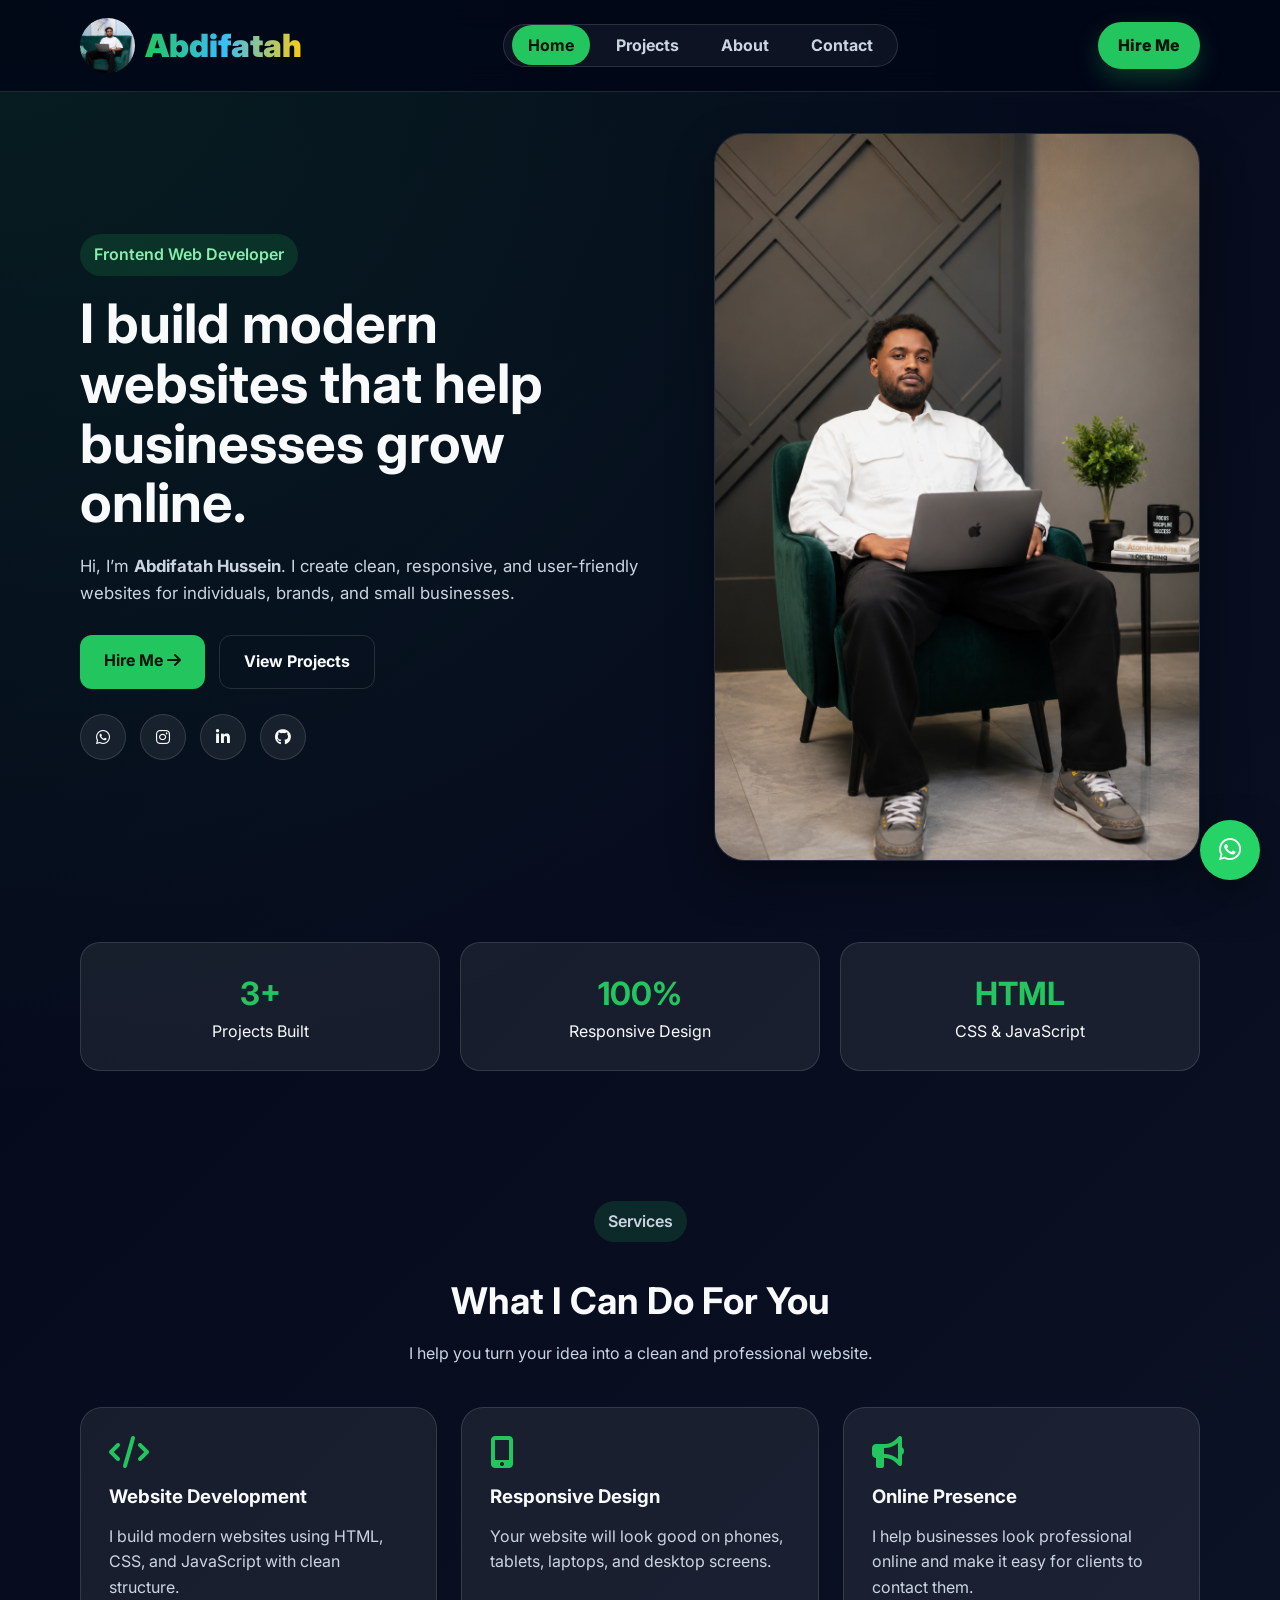
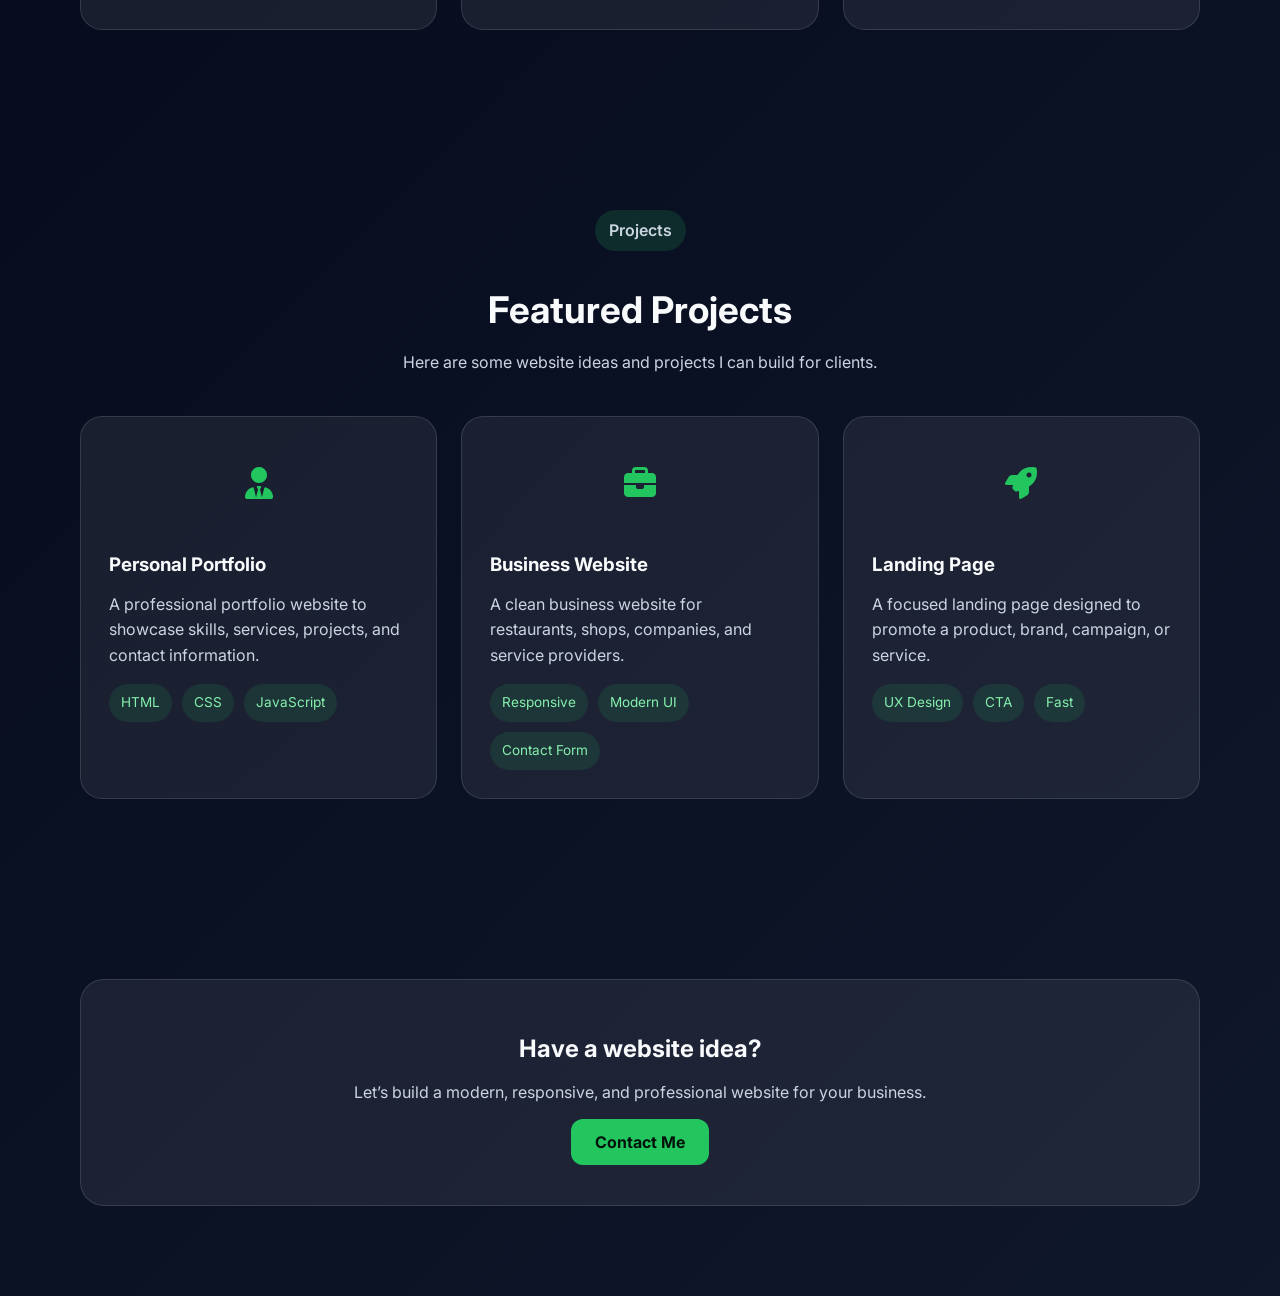
<file: index.html>
<!DOCTYPE html>
<html lang="en">
<head>
  <meta charset="UTF-8" />
  <meta name="viewport" content="width=device-width, initial-scale=1.0" />
  <title>Abdifatah Hussein | Frontend Web Developer</title>

  <link rel="preconnect" href="https://fonts.googleapis.com" />
  <link rel="preconnect" href="https://fonts.gstatic.com" crossorigin />
  <link href="https://fonts.googleapis.com/css2?family=Inter:wght@400;500;600;700;800;900&display=swap" rel="stylesheet" />

  <link rel="stylesheet" href="https://cdnjs.cloudflare.com/ajax/libs/font-awesome/6.5.2/css/all.min.css" />
  <link rel="stylesheet" href="style.css" />
</head>

<body>
  <header class="header">
    <div class="container navbar">
     <a href="index.html" class="logo">
    <img src="images/logo.jpeg" alt="Logo">
    <span class="logo-span">Abdifatah</span>
</a>

      <nav>
        <ul class="nav-links">
          <li><a href="index.html" class="active">Home</a></li>
          <li><a href="#projects">Projects</a></li>
          <li><a href="about.html">About</a></li>
          <li><a href="contact.html">Contact</a></li>
        </ul>
      </nav>

      <a href="contact.html" class="nav-btn">Hire Me</a>
    </div>
  </header>

  <main>
    <section class="hero">
      <div class="container hero-content">
        <div class="hero-text">
          <p class="tag">Frontend Web Developer</p>

          <h1>
            I build modern websites that help businesses grow online.
          </h1>

          <p class="hero-description">
            Hi, I’m <strong>Abdifatah Hussein</strong>. I create clean, responsive,
            and user-friendly websites for individuals, brands, and small businesses.
          </p>

          <div class="hero-buttons">
            <a href="contact.html" class="btn btn-primary">
              Hire Me <i class="fas fa-arrow-right"></i>
            </a>
            <a href="#projects" class="btn btn-secondary">
              View Projects
            </a>
          </div>

          <div class="social-icons">
            <a href="https://wa.me/254722778695" target="_blank" aria-label="WhatsApp">
              <i class="fab fa-whatsapp"></i>
            </a>
            <a href="https://www.instagram.com" target="_blank" aria-label="Instagram">
              <i class="fab fa-instagram"></i>
            </a>
            <a href="https://www.linkedin.com" target="_blank" aria-label="LinkedIn">
              <i class="fab fa-linkedin-in"></i>
            </a>
            <a href="https://www.github.com" target="_blank" aria-label="GitHub">
              <i class="fab fa-github"></i>
            </a>
          </div>
        </div>

        <div class="hero-image">
          <div class="image-card">
            <img src="images/profile.png" alt="Abdifatah Hussein" />
          </div>
        </div>
      </div>
    </section>

    <section class="stats section-sm">
      <div class="container stats-grid">
        <div class="stat-card">
          <h3>3+</h3>
          <p>Projects Built</p>
        </div>

        <div class="stat-card">
          <h3>100%</h3>
          <p>Responsive Design</p>
        </div>

        <div class="stat-card">
          <h3>HTML</h3>
          <p>CSS & JavaScript</p>
        </div>
      </div>
    </section>

    <section class="services section">
      <div class="container">
        <div class="section-heading">
          <p class="tag">Services</p>
          <h2>What I Can Do For You</h2>
          <p>
            I help you turn your idea into a clean and professional website.
          </p>
        </div>

        <div class="card-grid">
          <div class="card">
            <i class="fas fa-code"></i>
            <h3>Website Development</h3>
            <p>
              I build modern websites using HTML, CSS, and JavaScript with clean structure.
            </p>
          </div>

          <div class="card">
            <i class="fas fa-mobile-screen-button"></i>
            <h3>Responsive Design</h3>
            <p>
              Your website will look good on phones, tablets, laptops, and desktop screens.
            </p>
          </div>

          <div class="card">
            <i class="fas fa-bullhorn"></i>
            <h3>Online Presence</h3>
            <p>
              I help businesses look professional online and make it easy for clients to contact them.
            </p>
          </div>
        </div>
      </div>
    </section>

    <section class="projects section" id="projects">
      <div class="container">
        <div class="section-heading">
          <p class="tag">Projects</p>
          <h2>Featured Projects</h2>
          <p>
            Here are some website ideas and projects I can build for clients.
          </p>
        </div>

        <div class="card-grid">
          <div class="card project-card">
            <div class="project-image">
              <i class="fas fa-user-tie"></i>
            </div>
            <h3>Personal Portfolio</h3>
            <p>
              A professional portfolio website to showcase skills, services,
              projects, and contact information.
            </p>
            <div class="project-tags">
              <span>HTML</span>
              <span>CSS</span>
              <span>JavaScript</span>
            </div>
          </div>

          <div class="card project-card">
            <div class="project-image">
              <i class="fas fa-briefcase"></i>
            </div>
            <h3>Business Website</h3>
            <p>
              A clean business website for restaurants, shops, companies, and service providers.
            </p>
            <div class="project-tags">
              <span>Responsive</span>
              <span>Modern UI</span>
              <span>Contact Form</span>
            </div>
          </div>

          <div class="card project-card">
            <div class="project-image">
              <i class="fas fa-rocket"></i>
            </div>
            <h3>Landing Page</h3>
            <p>
              A focused landing page designed to promote a product, brand, campaign, or service.
            </p>
            <div class="project-tags">
              <span>UX Design</span>
              <span>CTA</span>
              <span>Fast</span>
            </div>
          </div>
        </div>
      </div>
    </section>

    <section class="cta section">
      <div class="container cta-box">
        <h2>Have a website idea?</h2>
        <p>
          Let’s build a modern, responsive, and professional website for your business.
        </p>
        <a href="contact.html" class="btn btn-primary">Contact Me</a>
      </div>
    </section>
  </main>

  <a href="https://wa.me/254722778695" class="whatsapp-float" target="_blank" aria-label="Chat on WhatsApp">
    <i class="fab fa-whatsapp"></i>
  </a>

  <script src="script.js"></script>
</body>
</html>
</file>
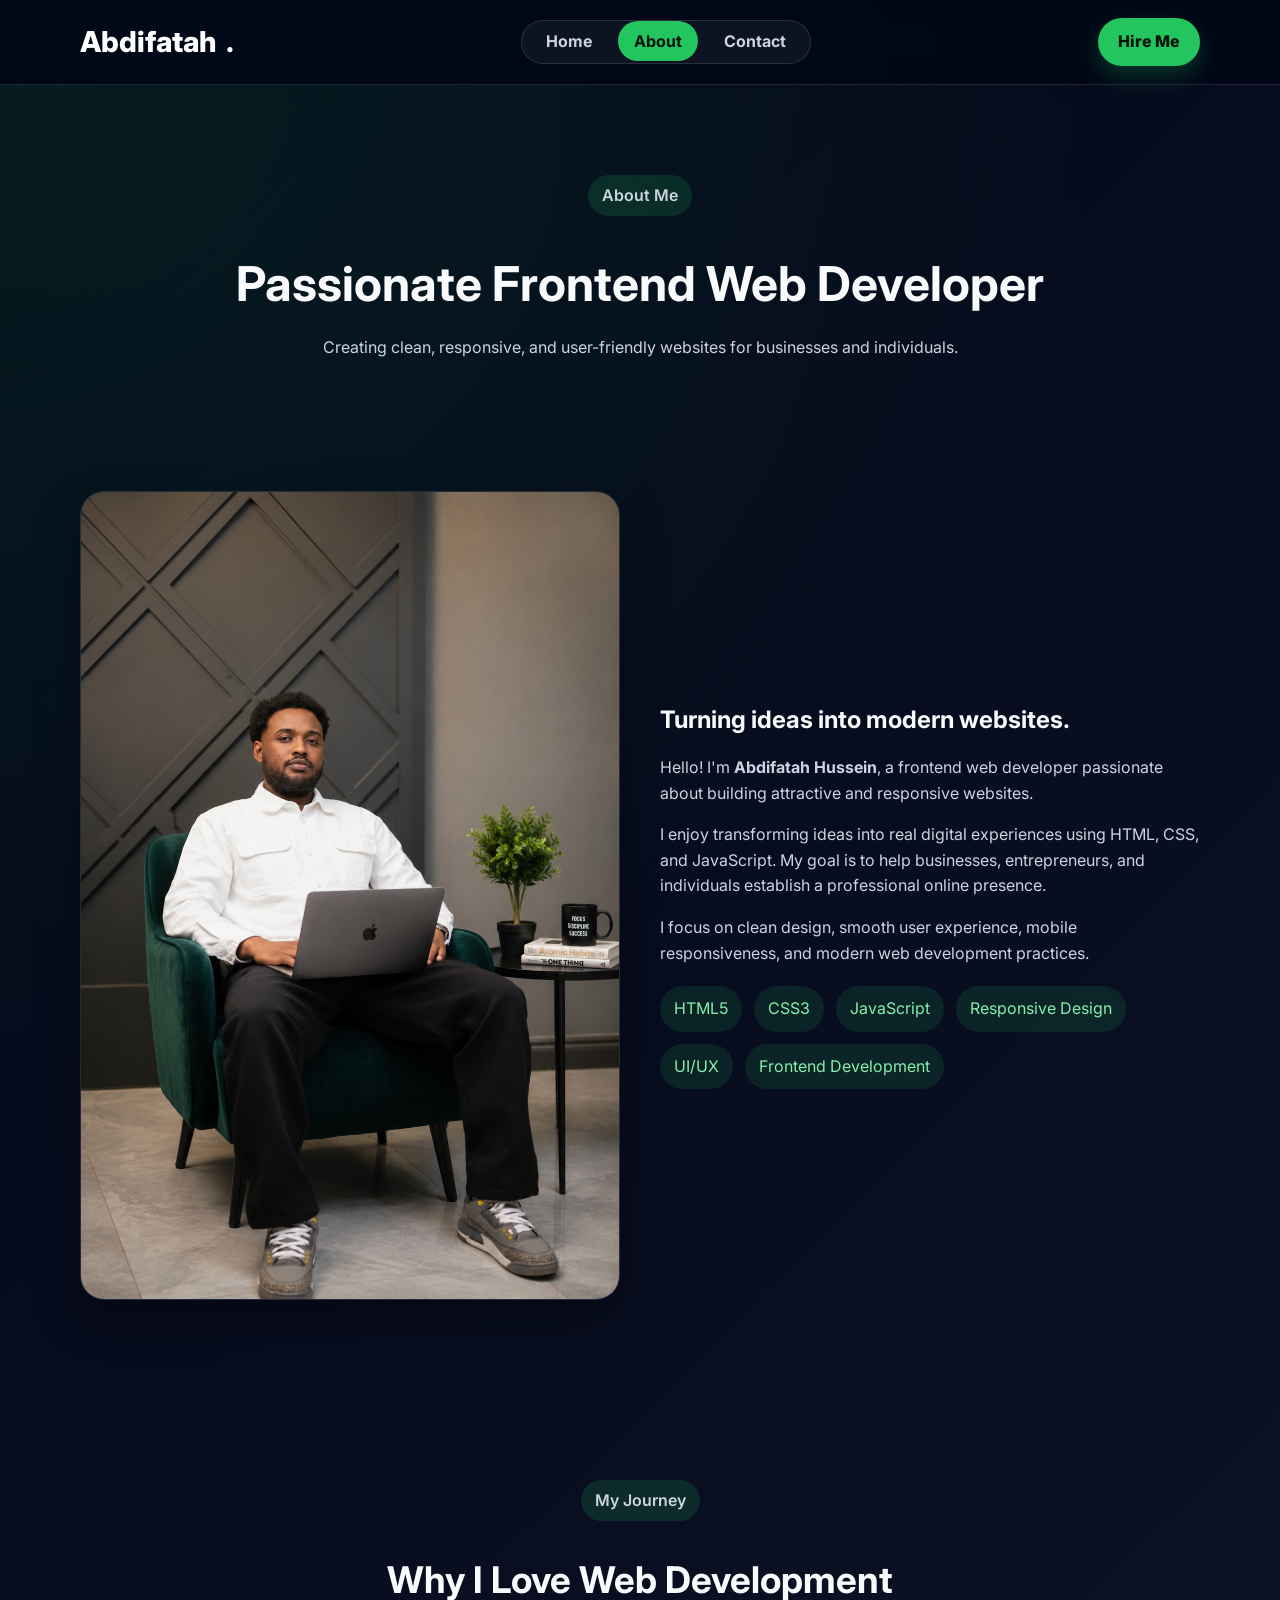
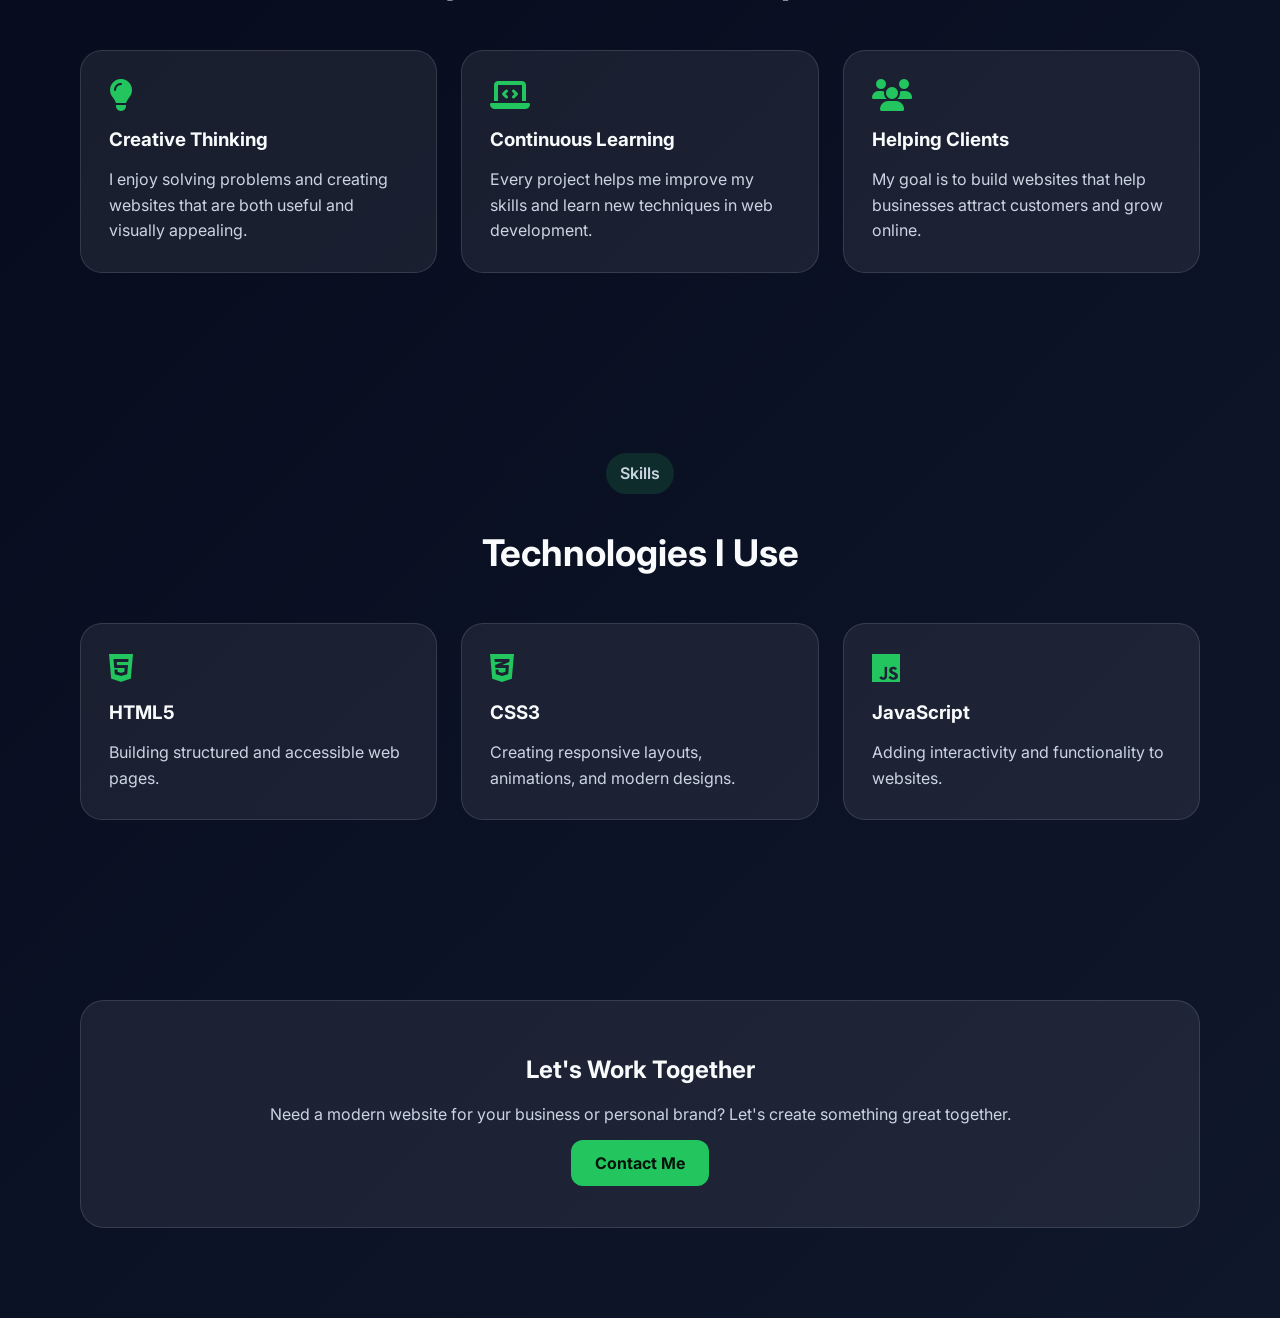
<file: about.html>
<!DOCTYPE html>
<html lang="en">
<head>
  <meta charset="UTF-8" />
  <meta name="viewport" content="width=device-width, initial-scale=1.0" />
  <title>About | Abdifatah Hussein</title>

  <link rel="preconnect" href="https://fonts.googleapis.com" />
  <link rel="preconnect" href="https://fonts.gstatic.com" crossorigin />
  <link href="https://fonts.googleapis.com/css2?family=Inter:wght@400;500;600;700;800;900&display=swap" rel="stylesheet" />

  <link
    rel="stylesheet"
    href="https://cdnjs.cloudflare.com/ajax/libs/font-awesome/6.5.2/css/all.min.css"
  />

  <link rel="stylesheet" href="style.css" />
</head>

<body>

  <header class="header">
    <div class="container navbar">
      <a href="index.html" class="logo">Abdifatah<span>.</span></a>

      <nav>
        <ul class="nav-links">
          <li><a href="index.html">Home</a></li>
          <li><a href="about.html" class="active">About</a></li>
          <li><a href="contact.html">Contact</a></li>
        </ul>
      </nav>

      <a href="contact.html" class="nav-btn">Hire Me</a>
    </div>
  </header>

  <section class="page-banner">
    <div class="container">
      <p class="tag">About Me</p>
      <h1>Passionate Frontend Web Developer</h1>
      <p>
        Creating clean, responsive, and user-friendly websites
        for businesses and individuals.
      </p>
    </div>
  </section>

  <section class="about-page section">
    <div class="container about-content">

      <div class="about-image">
        <img src="images/profile.png" alt="Abdifatah Hussein">
      </div>

      <div class="about-text">
        <h2>Turning ideas into modern websites.</h2>

        <p>
          Hello! I'm <strong>Abdifatah Hussein</strong>, a frontend web developer
          passionate about building attractive and responsive websites.
        </p>

        <p>
          I enjoy transforming ideas into real digital experiences using
          HTML, CSS, and JavaScript. My goal is to help businesses,
          entrepreneurs, and individuals establish a professional online presence.
        </p>

        <p>
          I focus on clean design, smooth user experience, mobile responsiveness,
          and modern web development practices.
        </p>

        <div class="about-skills">
          <span>HTML5</span>
          <span>CSS3</span>
          <span>JavaScript</span>
          <span>Responsive Design</span>
          <span>UI/UX</span>
          <span>Frontend Development</span>
        </div>
      </div>

    </div>
  </section>

  <section class="section">
    <div class="container">

      <div class="section-heading">
        <p class="tag">My Journey</p>
        <h2>Why I Love Web Development</h2>
      </div>

      <div class="card-grid">

        <div class="card">
          <i class="fas fa-lightbulb"></i>
          <h3>Creative Thinking</h3>
          <p>
            I enjoy solving problems and creating websites that are both useful and visually appealing.
          </p>
        </div>

        <div class="card">
          <i class="fas fa-laptop-code"></i>
          <h3>Continuous Learning</h3>
          <p>
            Every project helps me improve my skills and learn new techniques in web development.
          </p>
        </div>

        <div class="card">
          <i class="fas fa-users"></i>
          <h3>Helping Clients</h3>
          <p>
            My goal is to build websites that help businesses attract customers and grow online.
          </p>
        </div>

      </div>

    </div>
  </section>

  <section class="section">
    <div class="container">

      <div class="section-heading">
        <p class="tag">Skills</p>
        <h2>Technologies I Use</h2>
      </div>

      <div class="card-grid">

        <div class="card">
          <i class="fab fa-html5"></i>
          <h3>HTML5</h3>
          <p>
            Building structured and accessible web pages.
          </p>
        </div>

        <div class="card">
          <i class="fab fa-css3-alt"></i>
          <h3>CSS3</h3>
          <p>
            Creating responsive layouts, animations, and modern designs.
          </p>
        </div>

        <div class="card">
          <i class="fab fa-js"></i>
          <h3>JavaScript</h3>
          <p>
            Adding interactivity and functionality to websites.
          </p>
        </div>

      </div>

    </div>
  </section>

  <section class="cta section">
    <div class="container cta-box">
      <h2>Let's Work Together</h2>

      <p>
        Need a modern website for your business or personal brand?
        Let's create something great together.
      </p>

      <a href="contact.html" class="btn btn-primary">
        Contact Me
      </a>
    </div>
  </section>

  <script src="script.js"></script>

</body>
</html>
</file>
<file: style.css>
* {
  margin: 0;
  padding: 0;
  box-sizing: border-box;
}

:root {
  --bg-color: #020617;
  --bg-secondary: #0f172a;
  --card-bg: rgba(255, 255, 255, 0.07);
  --text-color: #f8fafc;
  --muted-text: #cbd5e1;
  --primary-color: #22c55e;
  --primary-dark: #16a34a;
  --border-color: rgba(255, 255, 255, 0.12);
  --shadow: 0 18px 45px rgba(0, 0, 0, 0.35);
}

html {
  scroll-behavior: smooth;
}

body {
  font-family: "Inter", sans-serif;
  background:
    radial-gradient(circle at top left, rgba(34, 197, 94, 0.12), transparent 35%),
    linear-gradient(135deg, #020617, #0f172a);
  color: var(--text-color);
  line-height: 1.6;
}

img {
  max-width: 100%;
  display: block;
}

a {
  text-decoration: none;
}

ul {
  list-style: none;
}

.container {
  width: min(1120px, 90%);
  margin: auto;
}

.section {
  padding: 90px 0;
}

.section-sm {
  padding: 40px 0;
}
.header {
  position: sticky;
  top: 0;
  z-index: 1000;
  background: rgba(2, 6, 23, 0.86);
  backdrop-filter: blur(14px);
  border-bottom: 1px solid var(--border-color);
}

.navbar {
  display: flex;
  justify-content: space-between;
  align-items: center;
  padding: 18px 0;
}

.logo{
    display: flex;
    align-items: center;
    gap: 10px;
    font-size: 1.8rem;
    font-weight: 800;
    color: white;
}

.logo img{
    width: 55px;
    height: 55px;
     object-fit: cover;
  border-radius: 50%
}
.logo-span {
  font-size: 2rem;
  font-weight: 900;
  background: linear-gradient(90deg, #22c55e, #38bdf8, #facc15);
  background-clip: text;
  -webkit-background-clip: text;
  color: transparent;
}


.nav-links {
  display: flex;
  gap: 10px;
  background: rgba(255, 255, 255, 0.05);
  padding: 8px;
  border-radius: 999px;
  border: 1px solid var(--border-color);
}

.nav-links a {
  color: var(--muted-text);
  font-weight: 700;
  padding: 10px 16px;
  border-radius: 999px;
  transition: 0.3s ease;
}

.nav-links a:hover,
.nav-links a.active {
  background: var(--primary-color);
  color: #04130a;
}

.nav-btn {
  padding: 11px 20px;
  border-radius: 999px;
  background: var(--primary-color);
  color: #04130a;
  font-weight: 800;
  box-shadow: 0 10px 25px rgba(34, 197, 94, 0.25);
}
.hero {
  min-height: 90vh;
  display: flex;
  align-items: center;
}

.hero-content {
  display: grid;
  grid-template-columns: 1.2fr 1fr;
  gap: 50px;
  align-items: center;
}

.tag {
  display: inline-block;
  padding: 8px 14px;
  border-radius: 999px;
  background: rgba(34, 197, 94, 0.15);
  color: #86efac;
  font-weight: 600;
  margin-bottom: 18px;
}

.hero-text h1 {
  font-size: 3.4rem;
  line-height: 1.1;
  margin-bottom: 20px;
}

.hero-description {
  color: var(--muted-text);
  font-size: 1.05rem;
  max-width: 600px;
  margin-bottom: 28px;
}

.hero-buttons {
  display: flex;
  gap: 14px;
  flex-wrap: wrap;
  margin-bottom: 25px;
}

.btn {
  padding: 13px 24px;
  border-radius: 12px;
  font-weight: 700;
  transition: 0.3s ease;
}

.btn-primary {
  background: var(--primary-color);
  color: #04130a;
}

.btn-primary:hover {
  background: var(--primary-dark);
  transform: translateY(-2px);
}

.btn-secondary {
  border: 1px solid var(--border-color);
  color: var(--text-color);
}

.btn-secondary:hover {
  border-color: var(--primary-color);
  color: var(--primary-color);
}

.image-card {
  border-radius: 30px;
  overflow: hidden;
  border: 1px solid var(--border-color);
  box-shadow: var(--shadow);
}

.hero-image img {
  width: 100%;
  height: auto;
}
.social-icons {
  display: flex;
  gap: 14px;
  flex-wrap: wrap;
}

.social-icons a {
  width: 46px;
  height: 46px;
  display: grid;
  place-items: center;
  border-radius: 50%;
  background: var(--card-bg);
  color: var(--text-color);
  border: 1px solid var(--border-color);
  transition: 0.3s ease;
}

.social-icons a:hover {
  background: var(--primary-color);
  color: #04130a;
  transform: translateY(-4px);
}

.stats-grid {
  display: grid;
  grid-template-columns: repeat(3, 1fr);
  gap: 20px;
}

.stat-card {
  background: var(--card-bg);
  border: 1px solid var(--border-color);
  padding: 25px;
  border-radius: 20px;
  text-align: center;
}

.stat-card h3 {
  font-size: 2rem;
  color: var(--primary-color);
}

.section-heading {
  text-align: center;
  margin-bottom: 40px;
}

.section-heading h2 {
  font-size: 2.3rem;
  margin-top: 12px;
  margin-bottom: 10px;
}

.section-heading p {
  color: var(--muted-text);
}

.card-grid {
  display: grid;
  grid-template-columns: repeat(3, 1fr);
  gap: 24px;
}

.card {
  background: var(--card-bg);
  border: 1px solid var(--border-color);
  padding: 28px;
  border-radius: 22px;
  transition: 0.3s ease;
}

.card:hover {
  transform: translateY(-8px);
}

.card i {
  font-size: 2rem;
  color: var(--primary-color);
  margin-bottom: 14px;
}

.card h3 {
  margin-bottom: 12px;
}

.card p {
  color: var(--muted-text);
}

.project-image {
  height: 90px;
  display: grid;
  place-items: center;
  font-size: 2rem;
  margin-bottom: 15px;
}

.project-tags {
  display: flex;
  gap: 10px;
  flex-wrap: wrap;
  margin-top: 16px;
}

.project-tags span {
  padding: 8px 12px;
  border-radius: 999px;
  background: rgba(34, 197, 94, 0.12);
  color: #86efac;
  font-size: 0.85rem;
}
.page-banner {
  text-align: center;
  padding: 90px 0 40px;
}

.page-banner h1 {
  font-size: 3rem;
  margin-top: 12px;
  margin-bottom: 12px;
}

.page-banner p {
  color: var(--muted-text);
}

.about-content,
.contact-grid {
  display: grid;
  grid-template-columns: 1fr 1fr;
  gap: 40px;
  align-items: center;
}

.about-image img {
  border-radius: 24px;
  border: 1px solid var(--border-color);
  box-shadow: var(--shadow);
}

.about-text h2,
.contact-form h2,
.contact-info h2 {
  margin-bottom: 16px;
}

.about-text p,
.contact-info p {
  color: var(--muted-text);
  margin-bottom: 16px;
}

.about-skills {
  display: flex;
  gap: 12px;
  flex-wrap: wrap;
  margin-top: 20px;
}

.about-skills span {
  background: rgba(34, 197, 94, 0.12);
  color: #86efac;
  padding: 10px 14px;
  border-radius: 999px;
}

.contact-item {
  display: flex;
  align-items: center;
  gap: 12px;
  margin: 14px 0;
}

.contact-item i {
  color: var(--primary-color);
}

.contact-form {
  display: flex;
  flex-direction: column;
  gap: 14px;
}

.contact-form input,
.contact-form textarea {
  padding: 14px 16px;
  border-radius: 12px;
  border: 1px solid var(--border-color);
  background: rgba(255,255,255,0.05);
  color: var(--text-color);
  outline: none;
}

.contact-form input:focus,
.contact-form textarea:focus {
  border-color: var(--primary-color);
}

.form-message {
  color: #86efac;
  font-weight: 600;
}

.cta-box {
  text-align: center;
  background: var(--card-bg);
  border: 1px solid var(--border-color);
  padding: 50px;
  border-radius: 24px;
}

.cta-box h2 {
  margin-bottom: 12px;
}

.cta-box p {
  color: var(--muted-text);
  margin-bottom: 24px;
}

.whatsapp-float {
  position: fixed;
  right: 20px;
  bottom: 20px;
  width: 60px;
  height: 60px;
  border-radius: 50%;
  background: #25d366;
  color: white;
  display: grid;
  place-items: center;
  font-size: 1.6rem;
  box-shadow: var(--shadow);
  z-index: 1000;
}

.whatsapp-float:hover {
  transform: scale(1.08);
}

@media (max-width: 900px) {

  .hero-content,
  .about-content,
  .contact-grid,
  .card-grid,
  .stats-grid {
    grid-template-columns: 1fr;
  }

  .navbar {
    flex-direction: column;
    gap: 15px;
  }

  .hero-text h1 {
    font-size: 2.5rem;
  }

  .hero-image {
    order: -1;
  }

  .page-banner h1 {
    font-size: 2.2rem;
  }

  .cta-box {
    padding: 35px 25px;
  }
}

@media (max-width: 500px) {

  .hero-text h1 {
    font-size: 2rem;
  }

  .btn {
    width: 100%;
    text-align: center;
  }

  .nav-links {
    flex-wrap: wrap;
    justify-content: center;
  }
}
</file>
